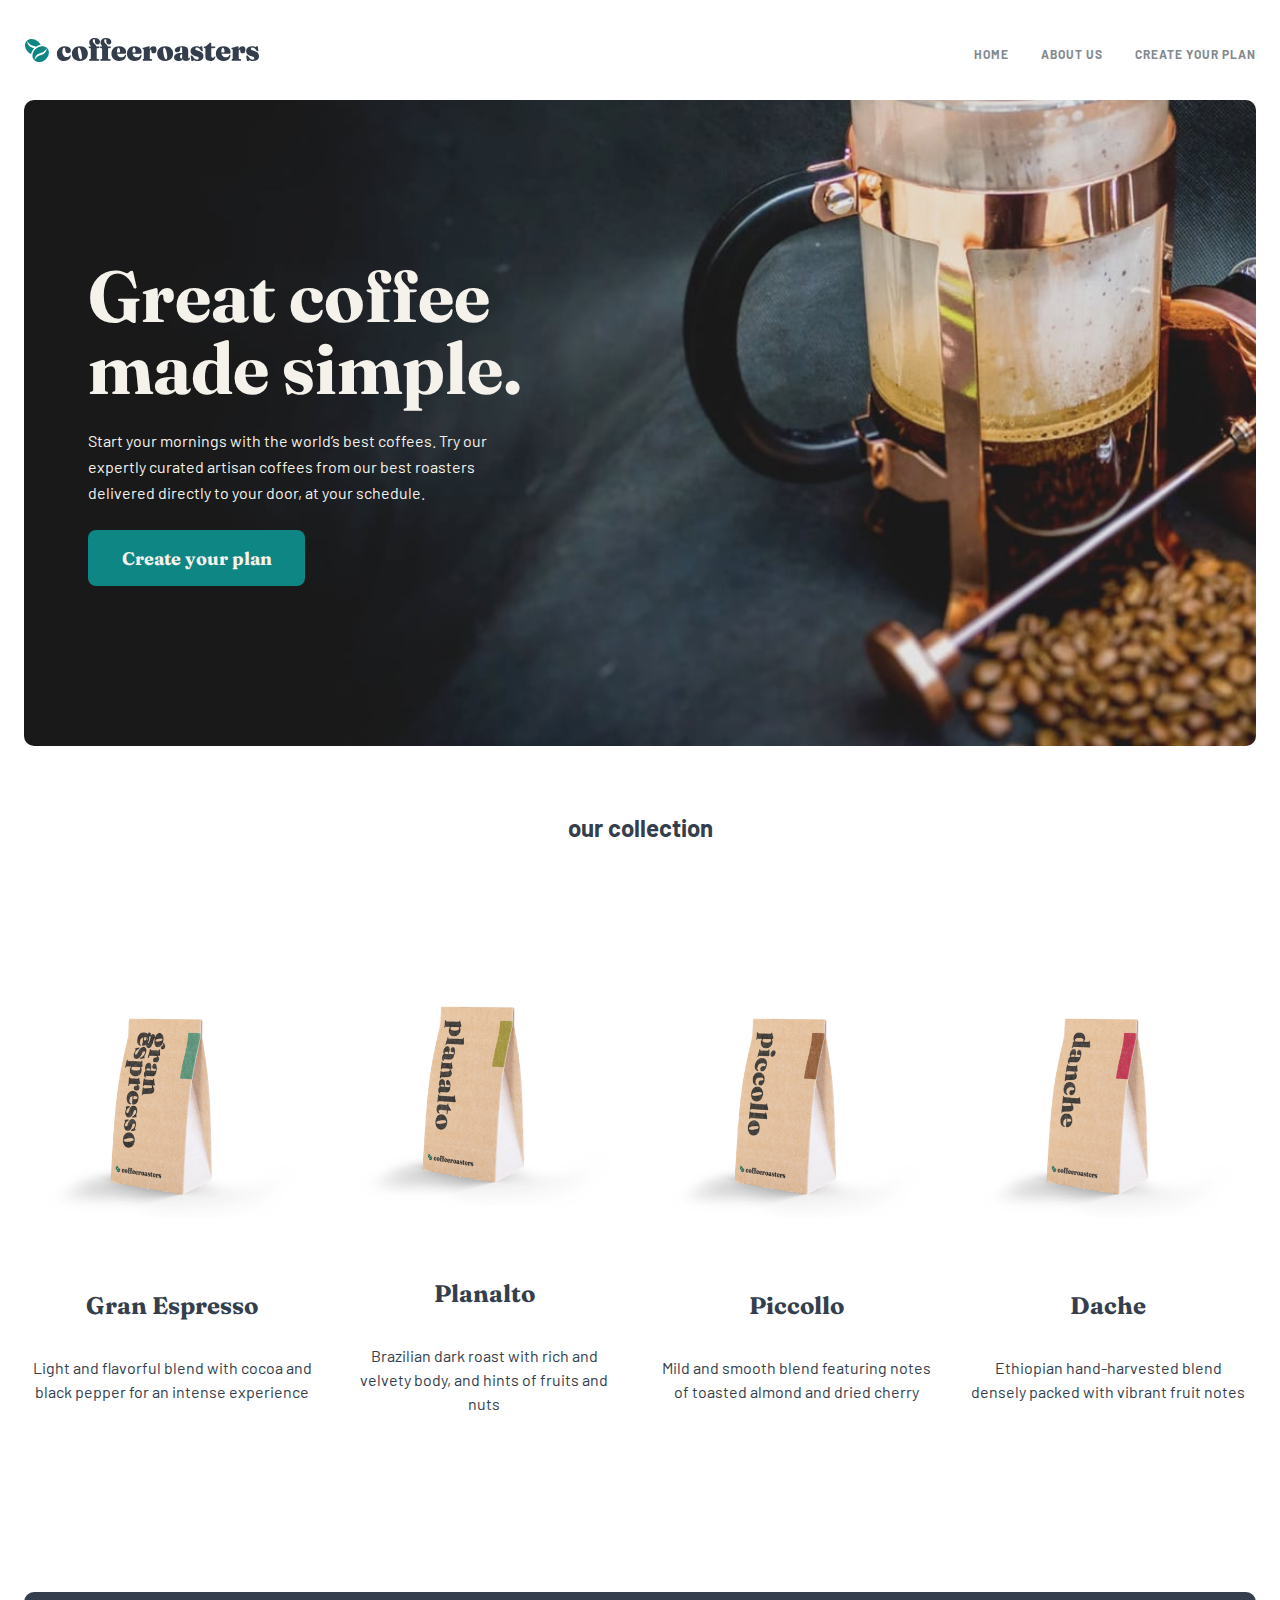
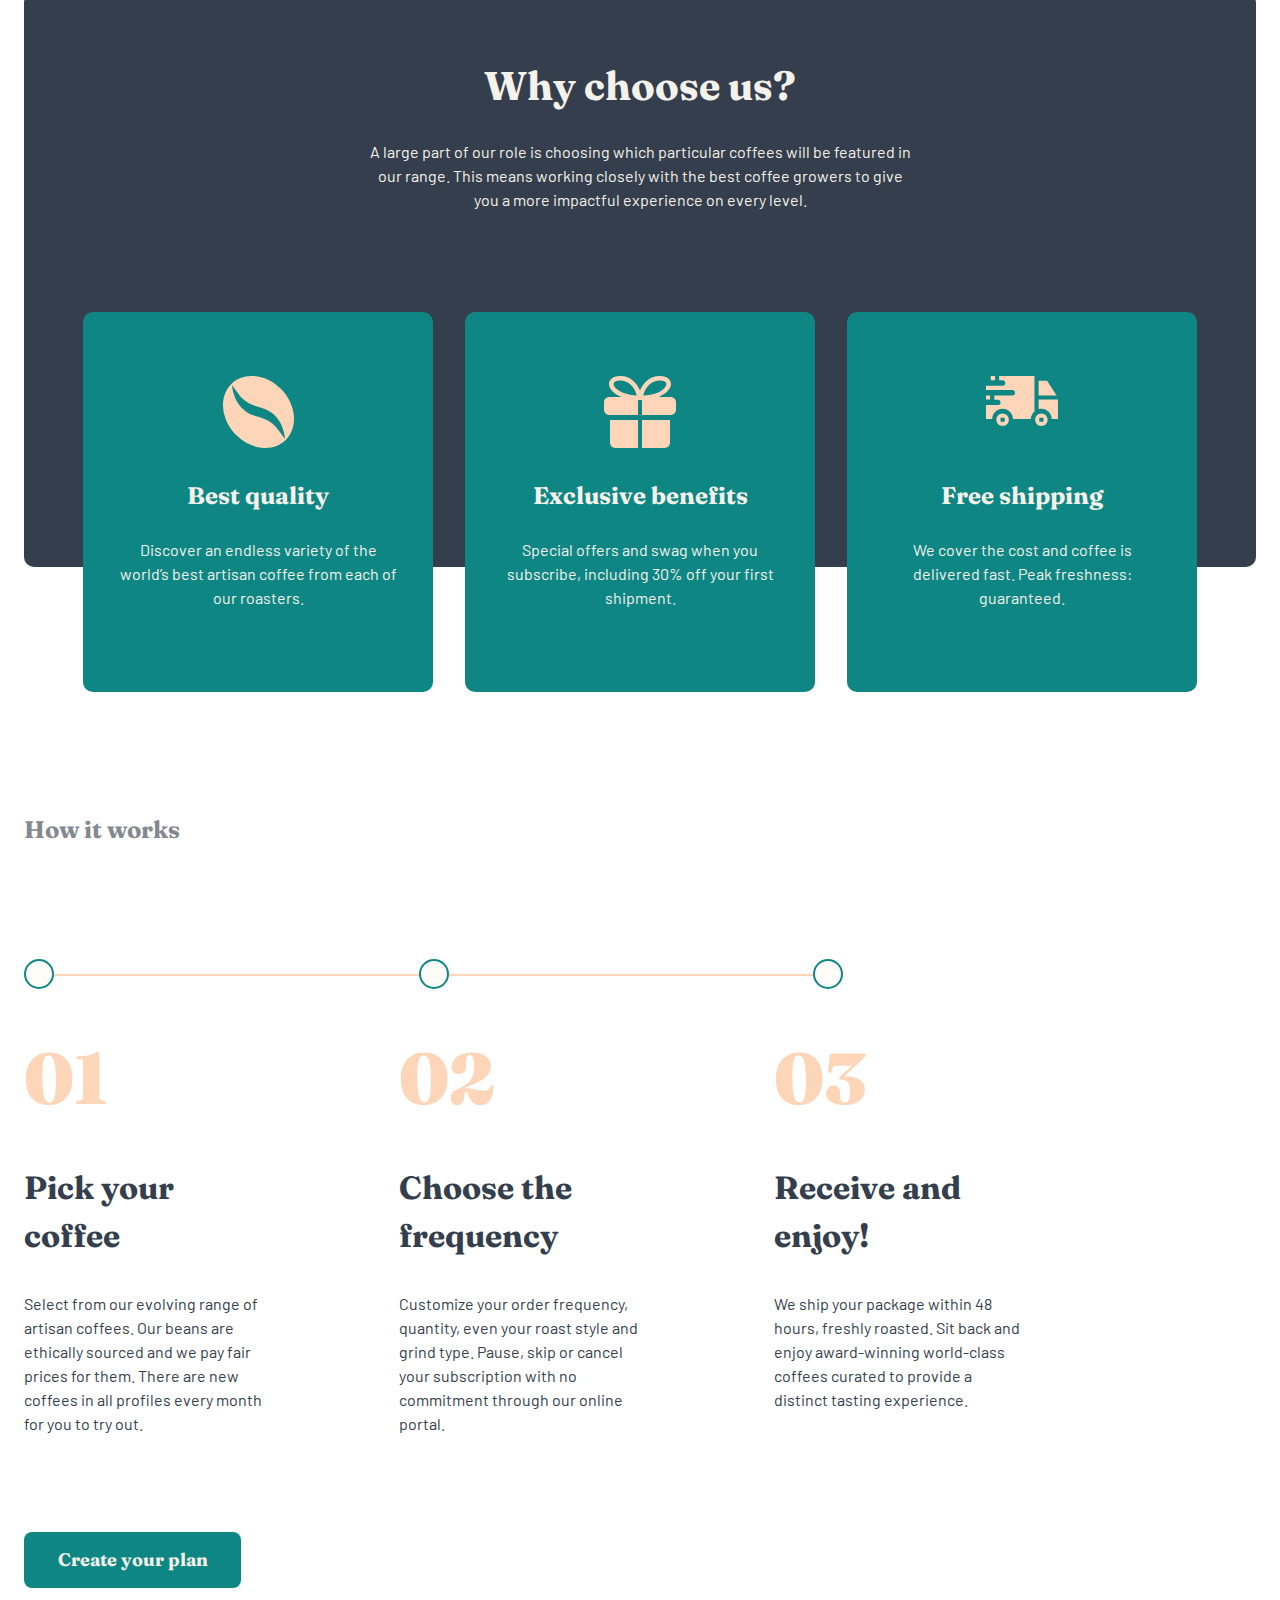
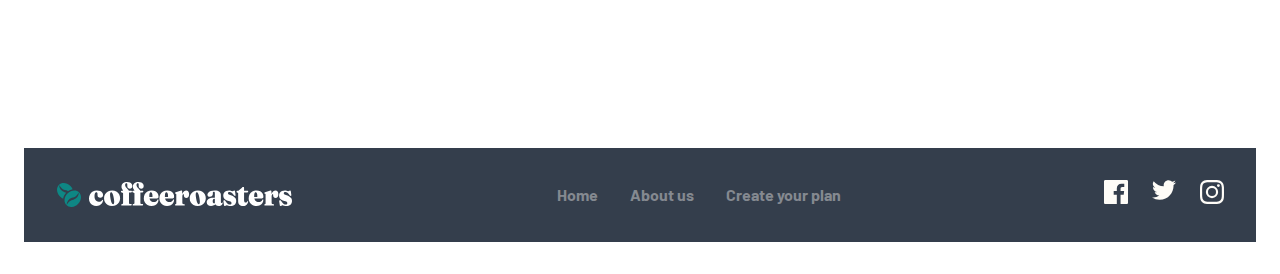
<file: index.html>
<!DOCTYPE html>
<html lang="en">
<head>
    <meta charset="UTF-8">
    <meta http-equiv="X-UA-Compatible" content="IE=edge">
    <meta name="viewport" content="width=device-width, initial-scale=1.0">
    <link rel="stylesheet" href="styles.css">
    <title>davaleba22</title>
</head>
<body class="container">
    <header>
        <nav>
            <div class="logo-dropdown flex">
                <a href="index.html"><img class="logo-img" src="images/shared/desktop/logo (2).svg" alt="Company Logo"></a>
                <div id="nav-dropdown" class="nav-dropdown-closed"></div>
            </div>
            <div id="nav-links" class="nav-links hidden">
                <ul class="nav-ul">
                    <li><a class="nav-a" href="index.html">Home</a></li>
                    <li><a class="nav-a" href="about.html">About us</a></li>
                    <li><a class="nav-a" href="plan.html">Create your plan</a></li>
                </ul>
            </div>
        </nav>
    </header>
    <main>
        <section class="home-img hero-section border-radius-10 text-cream">
            <div class="hero-section-text flow">
                <h1 class="hero-section-text-h2 ff-fraunces">Great coffee made simple.</h1>
                <p class="hero-section-text-p">Start your mornings with the world’s best coffees. Try our expertly curated artisan 
                coffees from our best roasters delivered directly to your door, at your schedule.
                </p>
                <a href="plan.html" class="btn border-radius-8 ff-fraunces fw-bold bg-dark-cyan text-cream">Create your plan</a>
            </div>
        </section>

        <section>
            <h2>our collection</h2>
            <div class="coffee-choices flex">
                <div class="coffee-choice-item">
                    <img class="coffee-choice-img" src="images/home/desktop/image-gran-espresso.png" alt="">
                    <div class="coffee-choice-text">
                        <h3 class="ff-fraunces fs-500">Gran Espresso</h3>
                        <p>Light and flavorful blend with cocoa and black pepper for an intense experience</p>
                    </div>
                </div>
                <div class="coffee-choice-item">
                    <img class="coffee-choice-img" src="images/home/desktop/image-planalto.png" alt="">
                    <div class="coffee-choice-text">
                        <h3 class="ff-fraunces fs-500">Planalto</h3>
                        <p>Brazilian dark roast with rich and velvety body, and hints of fruits and nuts</p>
                    </div>
                </div>
                <div class="coffee-choice-item">
                    <img class="coffee-choice-img" src="images/home/desktop/image-piccollo.png" alt="">
                    <div class="coffee-choice-text">
                        <h3 class="ff-fraunces fs-500">Piccollo</h3>
                        <p >Mild and smooth blend featuring notes of toasted almond and dried cherry</p>
                    </div>
                </div>
                <div class="coffee-choice-item">
                    <img class="coffee-choice-img" src="images/home/desktop/image-danche.png" alt="">
                    <div class="coffee-choice-text">
                        <h3 class="ff-fraunces fs-500">Dache</h3>
                        <p>Ethiopian hand-harvested blend densely packed with vibrant fruit notes</p>
                    </div>
                </div>
            </div>
        </section>
            
        <section class="why-choose-us">
            <div class="card-home-main bg-dark-grey-blue text-cream border-radius-10 flow">
                <h2 class="why-choose-us-h2 ff-fraunces">Why choose us?</h2>
                <p class="why-choose-us-p">A large part of our role is choosing which particular 
                    coffees will be featured  in our range. This means 
                    working closely with the best coffee growers to give 
                    you a more impactful experience on every level.
                </p>
            </div>
            <div class="cards">
                <div class="card-home bg-dark-cyan text-cream border-radius-10">
                    <svg width="73" height="72" xmlns="http://www.w3.org/2000/svg"><path d="M71.806 39.226c-.968-9.481-5.498-18.76-12.758-26.122C43.93-2.22 21.512-4.428 9.078 8.194-3.365 20.812-1.19 43.537 13.924 58.864c7.26 7.362 16.41 11.957 25.76 12.938 1.246.13 2.475.198 3.687.198 8.04 0 15.229-2.858 20.523-8.226 6.088-6.17 8.901-14.89 7.912-24.548zm-22.125 7.78c-4.953-3.833-10.322-5.35-16.153-6.97C18.85 35.955 11.558 23.535 9.855 8.977c4.135 5.058 7.188 10.836 12.265 15.07 5.409 4.51 11.364 6.152 17.905 8.074 14.36 4.225 21.464 16.538 23.097 30.87-4.482-5.463-7.77-11.592-13.441-15.984z" fill="#FDD6BA" fill-rule="nonzero"/></svg>
                    <div class="card-home-text">
                        <h3 class="fs-500 ff-fraunces">Best quality</h3>
                        <p>Discover an endless variety of the world’s
                           best artisan coffee from each of our roasters.
                        </p>
                    </div>
                </div>
                <div class="card-home bg-dark-cyan text-cream border-radius-10">
                    <svg width="72" height="72" xmlns="http://www.w3.org/2000/svg"><path d="M34 44v28H11.297C8.391 72 6 69.672 6 66.842V44h28zm32 0v22.842C66 69.672 63.609 72 60.703 72H38V44h28zM55.73 0C64.05.003 67 4.347 67 8.067c0 4.26-3.952 9.643-12.424 12.934L66.711 21C69.612 21 72 23.37 72 26.25v7.5c0 2.88-2.388 5.25-5.289 5.25H38l.001-15.02a70.21 70.21 0 01-1.7.02c-.1 0-.201-.006-.3-.02-.1.013-.2.02-.303.02-.574 0-1.14-.007-1.698-.02V39H5.289C2.388 39 0 36.63 0 33.75v-7.5C0 23.37 2.388 21 5.289 21h12.135C8.952 17.71 5 12.327 5 8.066 5 4.345 7.953 0 16.272 0 27.008 0 33.088 7.615 36 14.592 38.911 7.615 44.992 0 55.73 0zM16.273 4.451c-3.223 0-6.667.95-6.667 3.614 0 3.79 6.855 10.695 23.217 11.422-1.381-4.932-5.556-15.036-16.55-15.036zm39.459.002c-10.997 0-15.172 10.103-16.556 15.031 8.675-.391 14.146-2.513 17.295-4.32 4.369-2.507 5.925-5.31 5.925-7.1 0-2.664-3.441-3.61-6.664-3.61z" fill="#FDD6BA" fill-rule="nonzero"/></svg>
                    <div class="card-home-text">
                        <h3 class="fs-500 ff-fraunces">Exclusive benefits</h3>
                        <p>Special offers and swag when you subscribe,
                           including 30% off your first shipment.
                        </p>
                    </div>
                </div>
                <div class="card-home bg-dark-cyan text-cream border-radius-10">
                    <svg width="72" height="72" xmlns="http://www.w3.org/2000/svg"><path d="M55.385 37.5c3.435 0 6.23 2.804 6.23 6.25S58.82 50 55.385 50c-3.436 0-6.231-2.804-6.231-6.25s2.795-6.25 6.23-6.25zm-38.77 0c3.436 0 6.231 2.804 6.231 6.25S20.051 50 16.616 50c-3.436 0-6.231-2.804-6.231-6.25s2.795-6.25 6.23-6.25zm40.87 4.143h-4.2v4.214h4.2v-4.214zm-38.77 0h-4.2v4.214h4.2v-4.214zM48.463 0v35.397a10.497 10.497 0 00-3.652 7.659H27.05c-.165-5.647-4.787-10.19-10.448-10.19-5.662 0-10.283 4.543-10.449 10.19H0V29.12h11.77a2.736 2.736 0 002.726-2.739 2.736 2.736 0 00-2.727-2.738H8.345v-4.23h17.92a2.736 2.736 0 002.728-2.738 2.736 2.736 0 00-2.727-2.74H0V9.708h16.602a2.736 2.736 0 002.726-2.739c0-1.459-1.352-2.739-2.894-2.739h-3.307V0h35.335zM72 23.611v19.445h-6.216c-.167-5.656-4.836-10.207-10.556-10.207-.901 0-1.777.114-2.613.326v-9.564H72zM4.154 19.444v4.167H0v-4.167h4.154zM61.062 4.861l9.553 14.583h-18V4.861h8.447zM9 0v4.167H4.846V0H9z" fill="#FDD6BA" fill-rule="nonzero"/></svg>
                    <div class="card-home-text">
                        <h3 class="fs-500 ff-fraunces">Free shipping</h3>
                        <p>We cover the cost and coffee is delivered
                           fast. Peak freshness: guaranteed.
                        </p>
                    </div>
                </div>
            </div>
        </section>
        
        <section class="three-item-layout">
            <h2 class="ff-fraunces text-grey">How it works</h2>
            <div class="step-status-bar flex">
                <div class="step-status-circle"></div>
                <div class="step-status-circle"></div>
                <div class="step-status-circle"></div>
            </div>
            <div class="three-item-layout-container flex">
                <div class="three-item-layout-item flow">
                    <span class="text-pale-orange fs-800 ff-fraunces fw-black">01</span>
                    <h3 class="ff-fraunces fs-600">Pick your coffee</h3>
                    <p>Select from our evolving range of artisan coffees.
                       Our beans are ethically sourced and we pay fair prices
                       for them. There are new coffees in all profiles every
                       month for you to try out.
                    </p>
                </div>
                <div class="three-item-layout-item flow">
                    <span class="text-pale-orange fs-800 ff-fraunces fw-black">02</span>
                    <h3 class="ff-fraunces fs-600">Choose the frequency</h3>
                    <p>Customize your order frequency, quantity, even
                       your roast style and grind type. Pause, skip or
                       cancel your subscription with no commitment through
                       our online portal.
                    </p>
                </div>
                <div class="three-item-layout-item flow">
                    <span class="text-pale-orange fs-800 ff-fraunces fw-black">03</span>
                    <h3 class="ff-fraunces fs-600">Receive and enjoy!</h3>
                    <p>We ship your package within 48 hours, freshly
                       roasted. Sit back and enjoy award-winning
                       world-class coffees curated to provide
                       a distinct tasting experience.
                    </p>
                </div>
            </div>
            <a href="plan.html" class="btn border-radius-8 ff-fraunces fw-bold bg-dark-cyan text-cream">Create your plan</a>
        </section>
    </main>
    <footer>
        <nav class="nav-footer flex bg-dark-grey-blue">
            <a href="index.html"><img class="footer-logo-img" src="images/shared/desktop/logo-white-text.svg" alt="Company Logo"></a>
            <div class="nav-footer-links">
                <ul class="nav-footer-links-ul flex">
                    <li><a class="nav-footer-links-a" href="index.html">Home</a></li>
                    <li><a class="nav-footer-links-a" href="about.html">About us</a></li>
                    <li><a class="nav-footer-links-a" href="plan.html">Create your plan</a></li>
                </ul>
            </div>
            <div class="social-media-links flex">
                <a href="#"><svg xmlns="http://www.w3.org/2000/svg" width="24" height="24"><path fill="#FEFCF7" d="M22.675 0H1.325C.593 0 0 .593 0 1.325v21.351C0 23.407.593 24 1.325 24H12.82v-9.294H9.692v-3.622h3.128V8.413c0-3.1 1.893-4.788 4.659-4.788 1.325 0 2.463.099 2.795.143v3.24l-1.918.001c-1.504 0-1.795.715-1.795 1.763v2.313h3.587l-.467 3.622h-3.12V24h6.116c.73 0 1.323-.593 1.323-1.325V1.325C24 .593 23.407 0 22.675 0z"/></svg></a>
                <a href="#"><svg xmlns="http://www.w3.org/2000/svg" width="24" height="20"><path fill="#FEFCF7" d="M24 2.557a9.83 9.83 0 01-2.828.775A4.932 4.932 0 0023.337.608a9.864 9.864 0 01-3.127 1.195A4.916 4.916 0 0016.616.248c-3.179 0-5.515 2.966-4.797 6.045A13.978 13.978 0 011.671 1.149a4.93 4.93 0 001.523 6.574 4.903 4.903 0 01-2.229-.616c-.054 2.281 1.581 4.415 3.949 4.89a4.935 4.935 0 01-2.224.084 4.928 4.928 0 004.6 3.419A9.9 9.9 0 010 17.54a13.94 13.94 0 007.548 2.212c9.142 0 14.307-7.721 13.995-14.646A10.025 10.025 0 0024 2.557z"/></svg></a>
                <a href="#"><svg xmlns="http://www.w3.org/2000/svg" width="24" height="24"><path fill="#FEFCF7" d="M12 2.163c3.204 0 3.584.012 4.85.07 3.252.148 4.771 1.691 4.919 4.919.058 1.265.069 1.645.069 4.849 0 3.205-.012 3.584-.069 4.849-.149 3.225-1.664 4.771-4.919 4.919-1.266.058-1.644.07-4.85.07-3.204 0-3.584-.012-4.849-.07-3.26-.149-4.771-1.699-4.919-4.92-.058-1.265-.07-1.644-.07-4.849 0-3.204.013-3.583.07-4.849.149-3.227 1.664-4.771 4.919-4.919 1.266-.057 1.645-.069 4.849-.069zM12 0C8.741 0 8.333.014 7.053.072 2.695.272.273 2.69.073 7.052.014 8.333 0 8.741 0 12c0 3.259.014 3.668.072 4.948.2 4.358 2.618 6.78 6.98 6.98C8.333 23.986 8.741 24 12 24c3.259 0 3.668-.014 4.948-.072 4.354-.2 6.782-2.618 6.979-6.98.059-1.28.073-1.689.073-4.948 0-3.259-.014-3.667-.072-4.947-.196-4.354-2.617-6.78-6.979-6.98C15.668.014 15.259 0 12 0zm0 5.838a6.162 6.162 0 100 12.324 6.162 6.162 0 000-12.324zM12 16a4 4 0 110-8 4 4 0 010 8zm6.406-11.845a1.44 1.44 0 100 2.881 1.44 1.44 0 000-2.881z"/></svg></a>
            </div>
        </nav>
    </footer>
    <script src="main.js"></script>
</body>
</html>
</file>
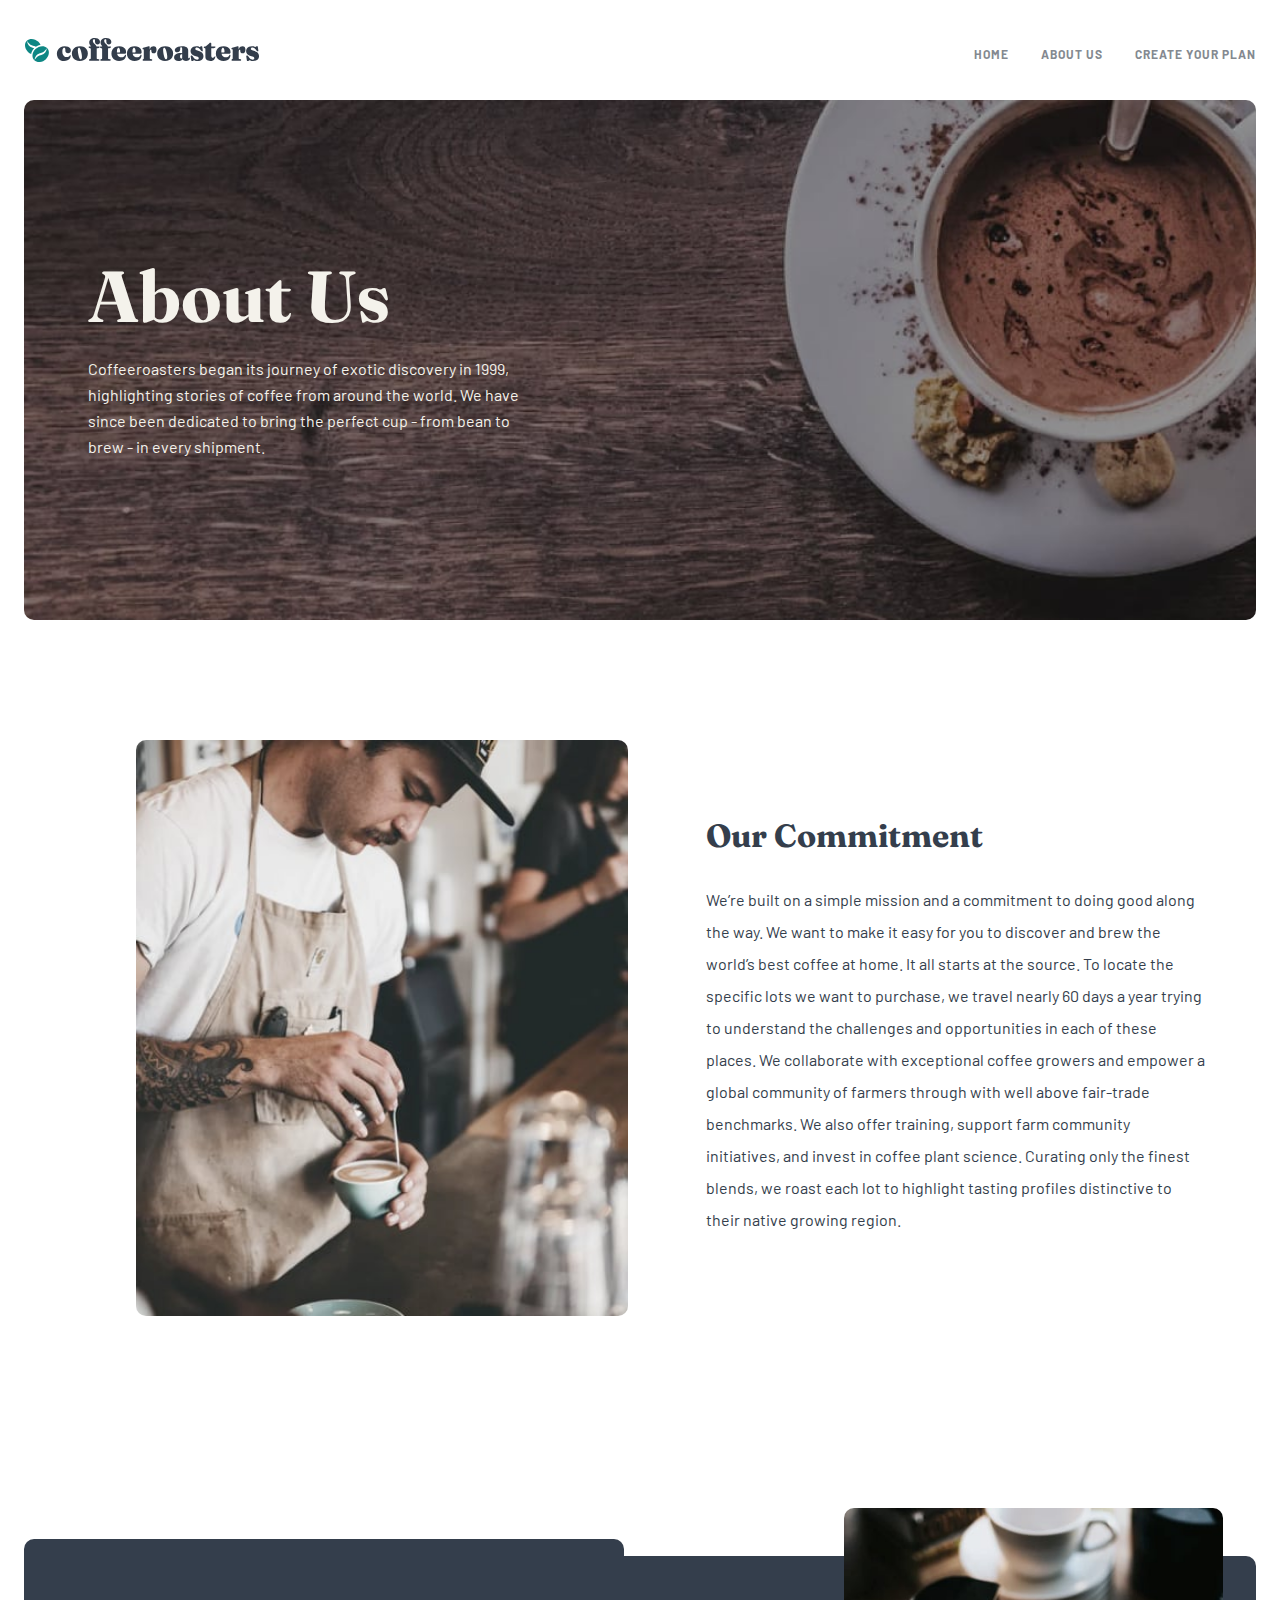
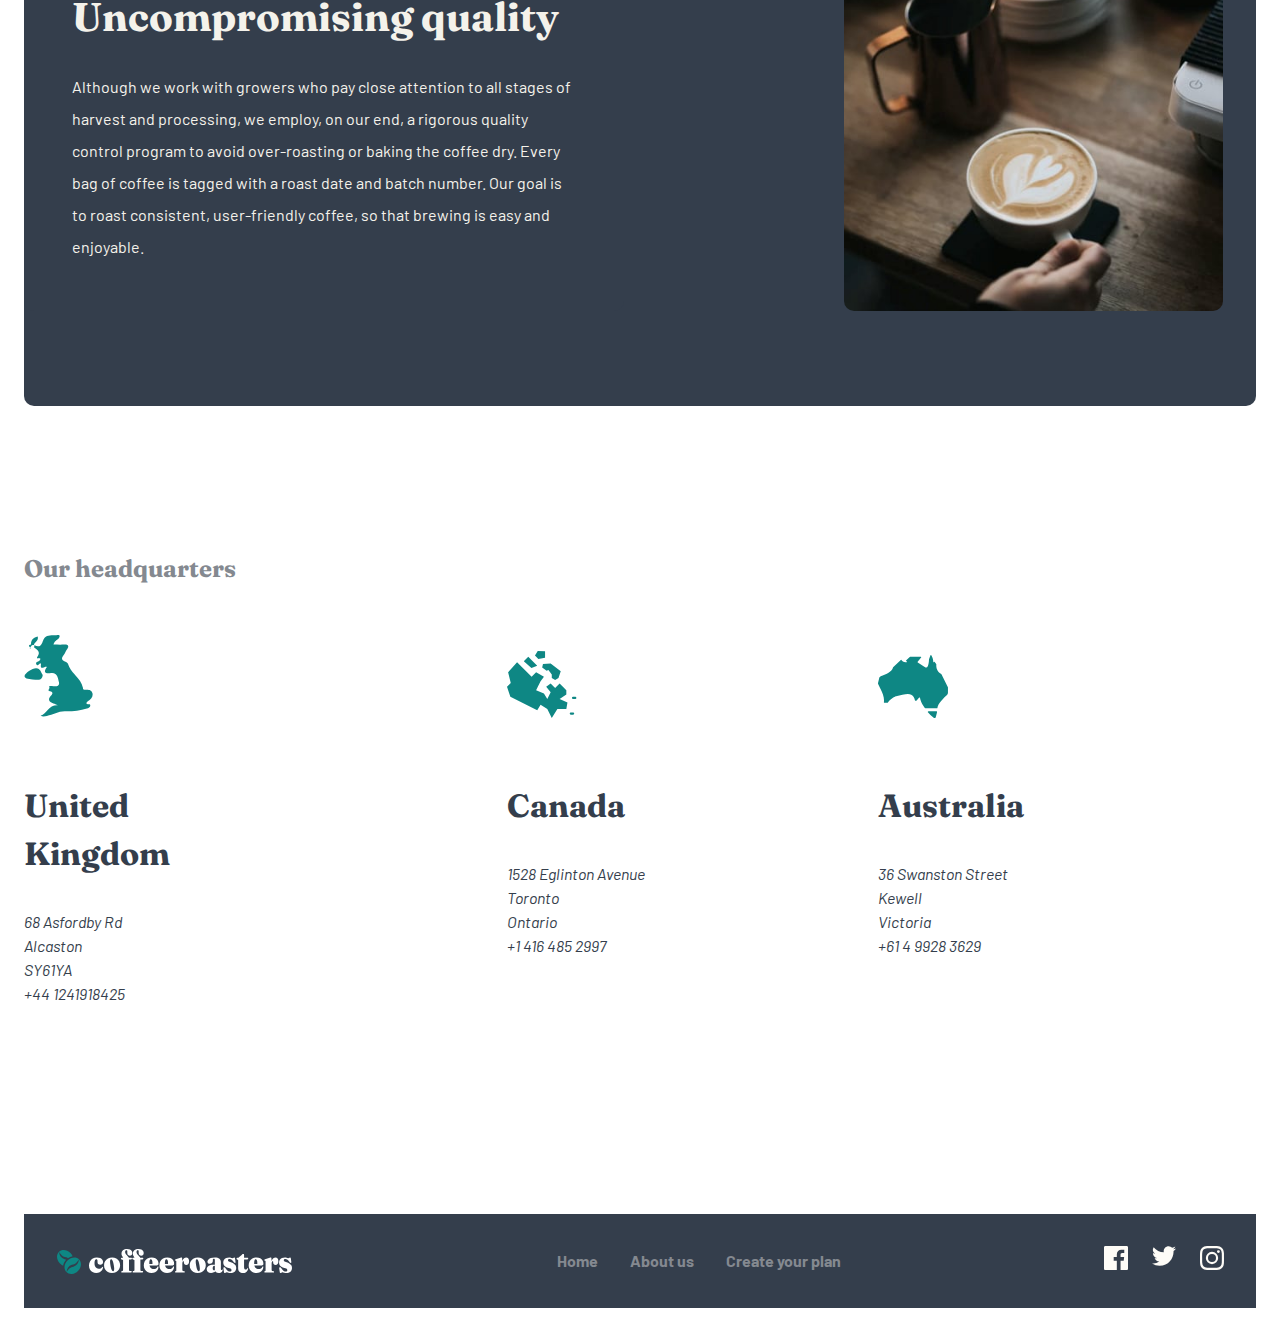
<file: about.html>
<!DOCTYPE html>
<html lang="en">
<head>
    <meta charset="UTF-8">
    <meta http-equiv="X-UA-Compatible" content="IE=edge">
    <meta name="viewport" content="width=device-width, initial-scale=1.0">
    <link rel="stylesheet" href="styles.css">
    <title>about</title>
</head>
<body class="container">
    <header>
        <nav>
            <div class="logo-dropdown flex">
                <a href="index.html"><img class="logo-img" src="images/shared/desktop/logo (2).svg" alt="Company Logo"></a>
                <div id="nav-dropdown" class="nav-dropdown-closed"></div>
            </div>
            <div id="nav-links" class="nav-links hidden">
                <ul class="nav-ul">
                    <li><a class="nav-a" href="index.html">Home</a></li>
                    <li><a class="nav-a" href="about.html">About us</a></li>
                    <li><a class="nav-a" href="plan.html">Create your plan</a></li>
                </ul>
            </div>
        </nav>
    </header>

    <main>
        <section class="about-img hero-section border-radius-10 text-cream">
            <div class="hero-section-text flow">
                <h1 class="hero-section-text-h2 ff-fraunces">About Us</h1>
                <p class="hero-section-text-p">Coffeeroasters began its journey of exotic discovery in 1999, 
                    highlighting stories of coffee from around the world. We have since been dedicated to bring 
                    the perfect cup - from bean to brew - in every shipment.
                </p>
            </div>
        </section>

        <section class="our-commitment flex">
            <picture class="our-commitment-picture">
                <source class="our-commitment-img" media="(min-width: 1280px)" srcset="images/about/desktop/image-commitment.jpg">
                <source class="our-commitment-img" media="(min-width: 768px)" srcset="images/about/tablet/image-commitment.jpg">
                <img class="our-commitment-img" src="images/about/mobile/image-commitment (1).jpg" alt="">
            </picture>
            <div class="our-commitment-text">
                <h2 class="our-commitment-text-h2 ff-fraunces">Our Commitment</h2>
                <p class="our-commitment-text-p">
                    We’re built on a simple mission and a commitment to doing 
                    good along the way. We want to make it easy for you to discover 
                    and brew the world’s best coffee at home. It all starts at the 
                    source. To locate the specific lots we want to purchase, we travel 
                    nearly 60 days a year trying to understand the challenges and opportunities 
                    in each of these places. We collaborate with exceptional coffee growers 
                    and empower a global community of farmers through with well above 
                    fair-trade benchmarks. We also offer training, support farm community 
                    initiatives, and invest in coffee plant science. Curating only the finest 
                    blends, we roast each lot to highlight tasting profiles distinctive to 
                    their native growing region.
                </p>
            </div>
        </section>

        <section class="quality text-cream ">
            <picture class="quality-picture">
                <source class="quality-img" media="(min-width: 1280px)" srcset="images/about/desktop/image-quality.jpg">
                <source class="quality-img" media="(min-width: 768px)" srcset="images/about/tablet/image-quality.jpg">
                <img class="quality-img" src="images/about/mobile/image-quality (1).jpg" alt="">
            </picture>
            <div class="bg-dark-grey-blue border-radius-10">
                <div class="quality-text flow">
                    <h2 class="quality-h2 ff-fraunces">Uncompromising quality</h2>
                    <p class="quality-p">Although we work with growers who pay close attention to
                        all stages of harvest and processing, we employ, on our end, a rigorous
                        quality control program to avoid over-roasting or baking the coffee dry.
                        Every bag of coffee is tagged with a roast date and batch number. Our goal
                        is to roast consistent, user-friendly coffee, so that brewing is easy and enjoyable.
                    </p>
                </div>
            </div>
        </section>

        <section class="our-headquarters three-item-layout">
            <h2 class="ff-fraunces text-grey">Our headquarters</h2>
            <div class="three-item-layout-container about flex">
                <div class="three-item-layout-item flow">
                    <img class="our-headquarters-img" src="images/about/desktop/illustration-uk.svg">
                    <h3 class="ff-fraunces fs-600">United Kingdom</h3>
                    <address>
                        68 Asfordby Rd<br>
                        Alcaston<br>
                        SY61YA<br>
                        +44 1241918425
                    </address>
                </div>
                <div class="three-item-layout-item flow">
                    <img class="our-headquarters-img" src="images/about/desktop/illustration-canada.svg">
                    <h3 class="ff-fraunces fs-600">Canada</h3>
                    <address>
                        1528 Eglinton Avenue<br>
                        Toronto<br>
                        Ontario<br>
                        +1 416 485 2997
                    </address>
                </div>
                <div class="three-item-layout-item flow">
                    <img class="our-headquarters-img" src="images/about/desktop/illustration-australia.svg">
                    <h3 class="ff-fraunces fs-600">Australia</h3>
                    <address>
                        36 Swanston Street<br>
                        Kewell<br>
                        Victoria<br>
                        +61 4 9928 3629
                    </address>
                </div>
            </div>
        </section>
       
    </main>

    <footer>
        <nav class="nav-footer flex bg-dark-grey-blue">
            <a href="index.html"><img class="footer-logo-img" src="images/shared/desktop/logo-white-text.svg" alt="Company Logo"></a>
            <div class="nav-footer-links">
                <ul class="nav-footer-links-ul flex">
                    <li><a class="nav-footer-links-a" href="index.html">Home</a></li>
                    <li><a class="nav-footer-links-a" href="about.html">About us</a></li>
                    <li><a class="nav-footer-links-a" href="plan.html">Create your plan</a></li>
                </ul>
            </div>
            <div class="social-media-links flex">
                <a href="#"><svg xmlns="http://www.w3.org/2000/svg" width="24" height="24"><path fill="#FEFCF7" d="M22.675 0H1.325C.593 0 0 .593 0 1.325v21.351C0 23.407.593 24 1.325 24H12.82v-9.294H9.692v-3.622h3.128V8.413c0-3.1 1.893-4.788 4.659-4.788 1.325 0 2.463.099 2.795.143v3.24l-1.918.001c-1.504 0-1.795.715-1.795 1.763v2.313h3.587l-.467 3.622h-3.12V24h6.116c.73 0 1.323-.593 1.323-1.325V1.325C24 .593 23.407 0 22.675 0z"/></svg></a>
                <a href="#"><svg xmlns="http://www.w3.org/2000/svg" width="24" height="20"><path fill="#FEFCF7" d="M24 2.557a9.83 9.83 0 01-2.828.775A4.932 4.932 0 0023.337.608a9.864 9.864 0 01-3.127 1.195A4.916 4.916 0 0016.616.248c-3.179 0-5.515 2.966-4.797 6.045A13.978 13.978 0 011.671 1.149a4.93 4.93 0 001.523 6.574 4.903 4.903 0 01-2.229-.616c-.054 2.281 1.581 4.415 3.949 4.89a4.935 4.935 0 01-2.224.084 4.928 4.928 0 004.6 3.419A9.9 9.9 0 010 17.54a13.94 13.94 0 007.548 2.212c9.142 0 14.307-7.721 13.995-14.646A10.025 10.025 0 0024 2.557z"/></svg></a>
                <a href="#"><svg xmlns="http://www.w3.org/2000/svg" width="24" height="24"><path fill="#FEFCF7" d="M12 2.163c3.204 0 3.584.012 4.85.07 3.252.148 4.771 1.691 4.919 4.919.058 1.265.069 1.645.069 4.849 0 3.205-.012 3.584-.069 4.849-.149 3.225-1.664 4.771-4.919 4.919-1.266.058-1.644.07-4.85.07-3.204 0-3.584-.012-4.849-.07-3.26-.149-4.771-1.699-4.919-4.92-.058-1.265-.07-1.644-.07-4.849 0-3.204.013-3.583.07-4.849.149-3.227 1.664-4.771 4.919-4.919 1.266-.057 1.645-.069 4.849-.069zM12 0C8.741 0 8.333.014 7.053.072 2.695.272.273 2.69.073 7.052.014 8.333 0 8.741 0 12c0 3.259.014 3.668.072 4.948.2 4.358 2.618 6.78 6.98 6.98C8.333 23.986 8.741 24 12 24c3.259 0 3.668-.014 4.948-.072 4.354-.2 6.782-2.618 6.979-6.98.059-1.28.073-1.689.073-4.948 0-3.259-.014-3.667-.072-4.947-.196-4.354-2.617-6.78-6.979-6.98C15.668.014 15.259 0 12 0zm0 5.838a6.162 6.162 0 100 12.324 6.162 6.162 0 000-12.324zM12 16a4 4 0 110-8 4 4 0 010 8zm6.406-11.845a1.44 1.44 0 100 2.881 1.44 1.44 0 000-2.881z"/></svg></a>
            </div>
        </nav>
    </footer>
    <script src="main.js"></script>
</body>
</html>
</file>
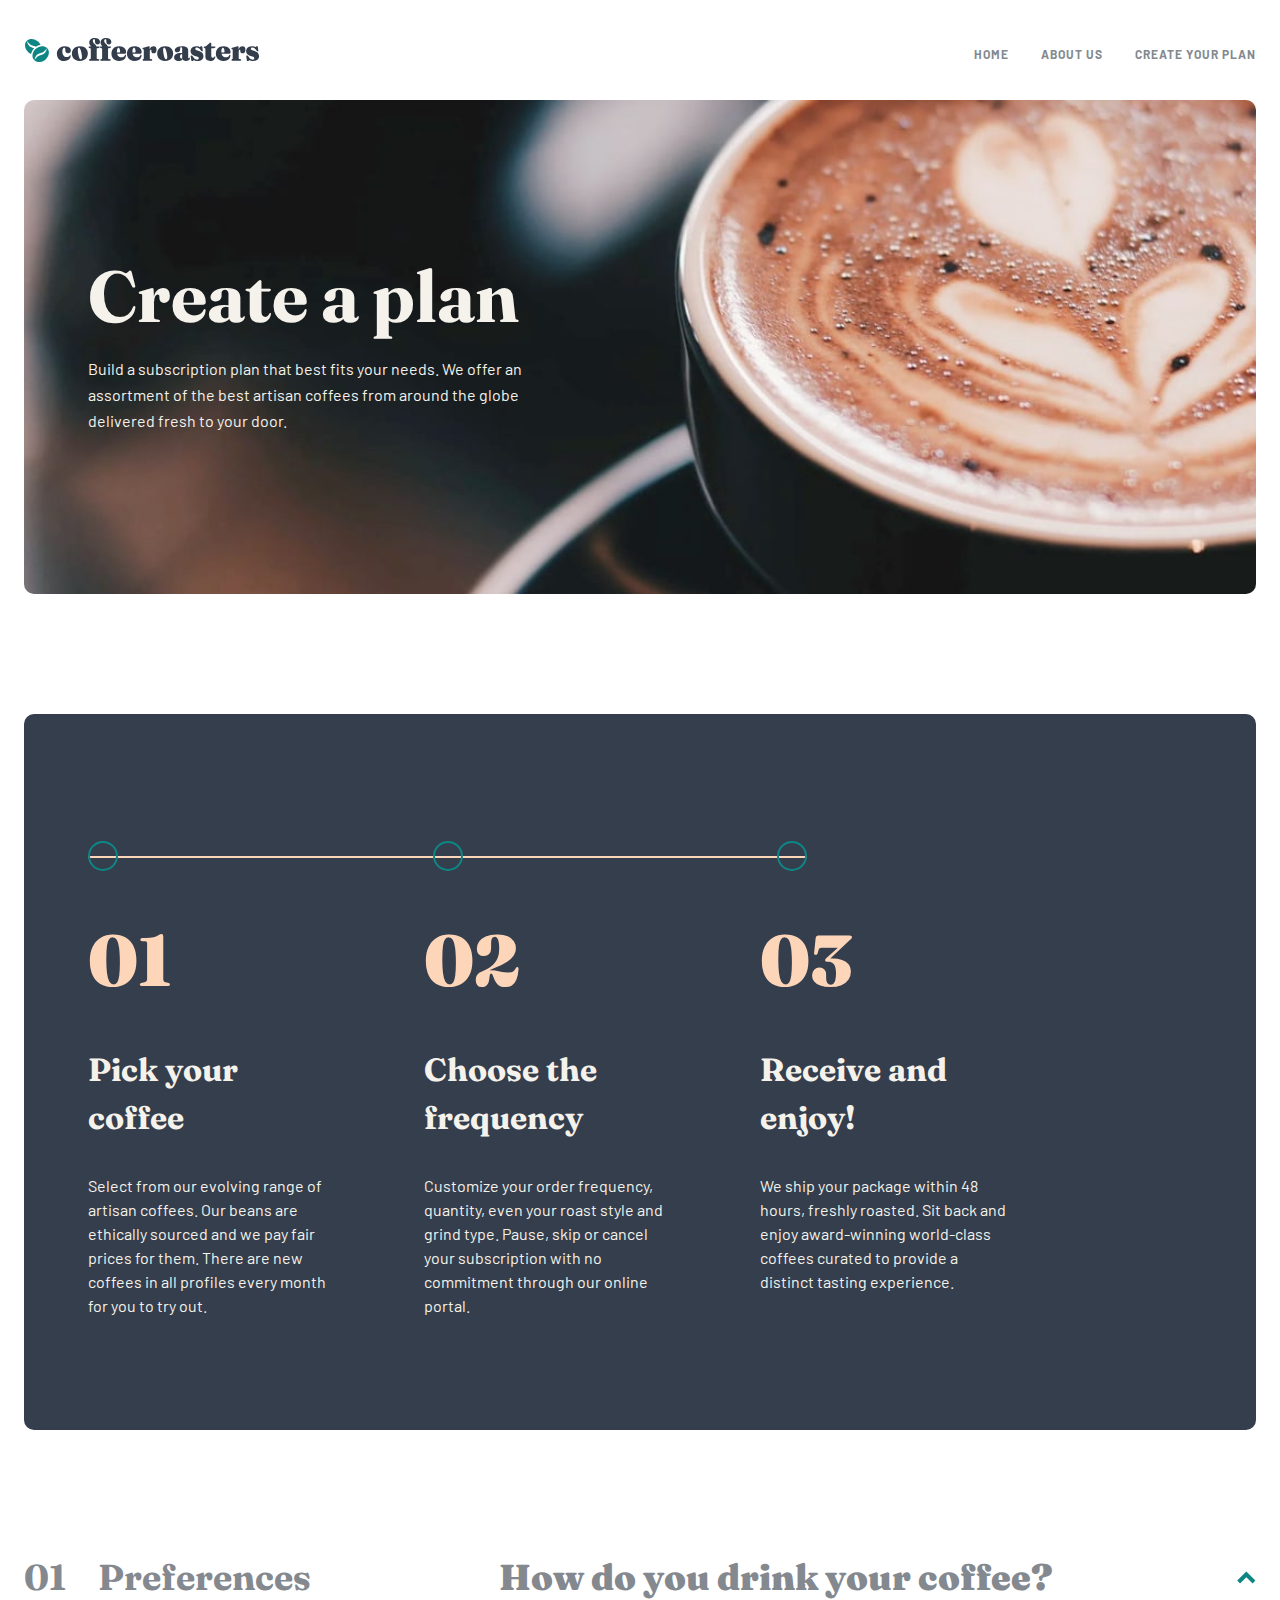
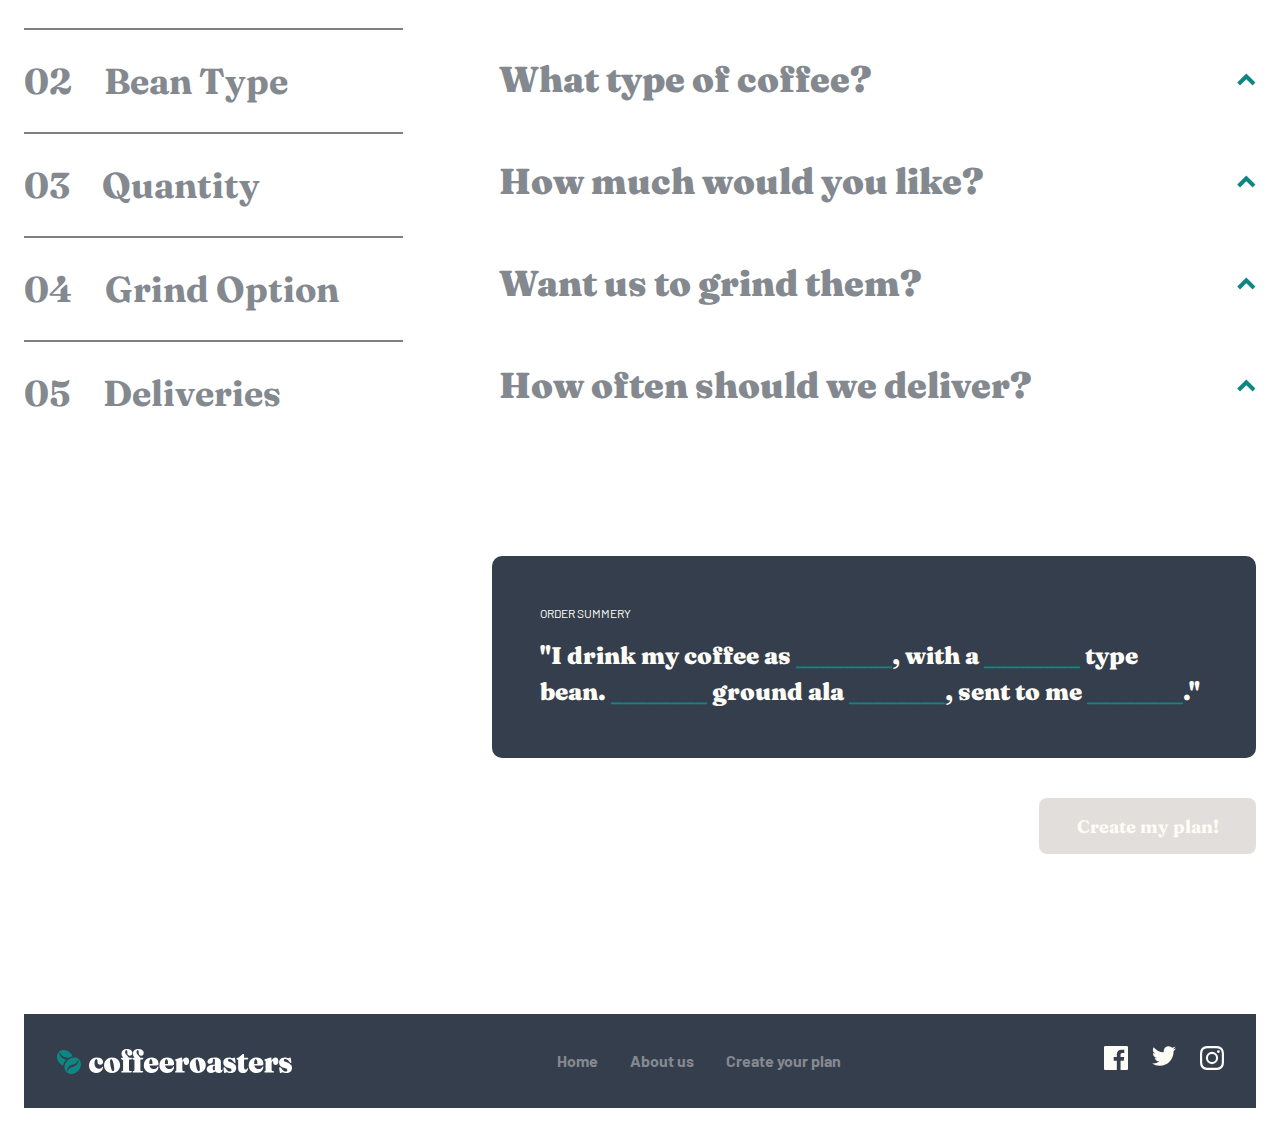
<file: plan.html>
<!DOCTYPE html>
<html lang="en">
<head>
    <meta charset="UTF-8">
    <meta http-equiv="X-UA-Compatible" content="IE=edge">
    <meta name="viewport" content="width=device-width, initial-scale=1.0">
    <link rel="stylesheet" href="styles.css">
    <title>plan</title>
</head>
<body class="container">
    <header>
        <nav>
            <div class="logo-dropdown flex">
                <a href="index.html"><img class="logo-img" src="images/shared/desktop/logo (2).svg" alt="Company Logo"></a>
                <div id="nav-dropdown" class="nav-dropdown-closed"></div>
            </div>
            <div id="nav-links" class="nav-links hidden">
                <ul class="nav-ul">
                    <li><a class="nav-a" href="index.html">Home</a></li>
                    <li><a class="nav-a" href="index.html">About us</a></li>
                    <li><a class="nav-a" href="index.html">Create your plan</a></li>
                </ul>
            </div>
        </nav>
    </header>
    <main>
        <section class="plan-img hero-section border-radius-10 text-cream">
            <div class="hero-section-text flow">
                <h1 class="hero-section-text-h2 ff-fraunces">Create a plan</h1>
                <p class="hero-section-text-p">Build a subscription plan that best fits 
                    your needs. We offer an assortment of the best artisan coffees from 
                    around the globe delivered fresh to your door.
                </p>
            </div>
        </section>

        <section class="bg-dark-grey-blue text-cream border-radius-10">
            <div class="three-item-layout three-item-layout-alt">
                <div class="step-status-bar flex">
                    <div class="step-status-circle step-status-circle-alt"></div>
                    <div class="step-status-circle step-status-circle-alt"></div>
                    <div class="step-status-circle step-status-circle-alt"></div>
                </div>
                <div class="three-item-layout-container flex">
                    <div class="three-item-layout-item flow">
                        <span class="text-pale-orange fs-800 ff-fraunces fw-black">01</span>
                        <h3 class="ff-fraunces fs-600">Pick your coffee</h3>
                        <p>Select from our evolving range of artisan coffees.
                           Our beans are ethically sourced and we pay fair prices
                           for them. There are new coffees in all profiles every
                           month for you to try out.
                        </p>
                    </div>
                    <div class="three-item-layout-item flow">
                        <span class="text-pale-orange fs-800 ff-fraunces fw-black">02</span>
                        <h3 class="ff-fraunces fs-600">Choose the frequency</h3>
                        <p>Customize your order frequency, quantity, even
                           your roast style and grind type. Pause, skip or
                           cancel your subscription with no commitment through
                           our online portal.
                        </p>
                    </div>
                    <div class="three-item-layout-item flow">
                        <span class="text-pale-orange fs-800 ff-fraunces fw-black">03</span>
                        <h3 class="ff-fraunces fs-600">Receive and enjoy!</h3>
                        <p>We ship your package within 48 hours, freshly
                           roasted. Sit back and enjoy award-winning
                           world-class coffees curated to provide
                           a distinct tasting experience.
                        </p>
                    </div>
                </div>
            </div>
        </section>
    
        <section class="plan-container flex">
         
            <div class="plan-index flow ff-fraunces fs-500 text-grey"> 
                <h2 data-order-step="1" data-question="1"><span>01</span>Preferences</h2>
                <h2 data-order-step="2" data-question="2"><span>02</span>Bean Type</h2>
                <h2 data-order-step="3" data-question="3"><span>03</span>Quantity</h2>
                <h2 data-order-step="4" data-question="4"><span>04</span>Grind Option</h2>
                <h2 data-order-step="5" data-question="5"><span>05</span>Deliveries</h2>
            </div>
            <div class="accordion-container flow">
                <div class="accordion-menu flex" data-question="1">
                    <h2 class="ff-fraunces fw-black text-grey">How do you drink your coffee?</h2>
                    <svg class="arrow arrow-rotate" width="19" height="13" xmlns="http://www.w3.org/2000/svg"><path d="M15.949.586l2.828 2.828-9.096 9.096L.586 3.414 3.414.586l6.267 6.267z" fill="#0E8784" fill-rule="nonzero"/></svg>
                </div>
                <div class="accordion">
                    <div class="accordion-item-container">
                        <div class="card card-hidden card-hover flow bg-cream text-dark-grey-blue border-radius-10" data-item="1" data-choice="Capsules">
                            <h4 class="ff-fraunces line-h-400 fs-500">Capsule</h4>
                            <p class="ff-barlow fs-400">Compatible with Nspresso systems and similar brewers.</p>
                        </div>
                        <div class="card card-hidden card-hover flow bg-cream text-dark-grey-blue border-radius-10" data-item="1" data-choice="Filter">
                            <h4 class="ff-fraunces line-h-400 fs-500">Filter</h4>
                            <p class="ff-barlow fs-400">For pour over or drip methods like Aeropress, Chemex, and V60.</p>
                        </div>
                        <div class="card card-hidden card-hover flow bg-cream text-dark-grey-blue border-radius-10" data-item="1" data-choice="Espresso">
                            <h4 class="ff-fraunces line-h-400 fs-500">Espresso</h4>
                            <p class="ff-barlow fs-400">Dense and Finely ground beans for an intense, flavorful experience.</p>
                        </div>
                    </div>
                </div>
                <div class="accordion-menu flex" data-question="2">
                    <h2 class="ff-fraunces fw-black text-grey">What type of coffee?</h2>
                    <svg class="arrow arrow-rotate" width="19" height="13" xmlns="http://www.w3.org/2000/svg"><path d="M15.949.586l2.828 2.828-9.096 9.096L.586 3.414 3.414.586l6.267 6.267z" fill="#0E8784" fill-rule="nonzero"/></svg>
                </div>
                <div class="accordion">
                    <div class="accordion-item-container">
                        <div class="card card-hidden card-hover flow bg-cream text-dark-grey-blue border-radius-10" data-item="2" data-choice="Single Origin" >
                            <h4 class="ff-fraunces line-h-400 fs-500">Single Origin</h4>
                            <p class="ff-barlow fs-400">Distinct, high quality coffee from a specific family-owned farm.</p>
                        </div>
                        <div class="card card-hidden card-hover flow bg-cream text-dark-grey-blue border-radius-10" data-item="2" data-choice="Decafe">
                            <h4 class="ff-fraunces line-h-400 fs-500">Decafe</h4>
                            <p class="ff-barlow fs-400">Just like regular coffee, except the caffeine has been removed.</p>
                        </div>
                        <div class="card card-hidden card-hover flow bg-cream text-dark-grey-blue border-radius-10" data-item="2" data-choice="Blended">
                            <h4 class="ff-fraunces line-h-400 fs-500">Blended</h4>
                            <p class="ff-barlow fs-400">Combination of two or three dark roasted beans of organic coffees.</p>
                        </div>
                    </div>
                </div>
                <div class="accordion-menu flex" data-question="3">
                    <h2 class="ff-fraunces fw-black text-grey">How much would you like?</h2>
                    <svg class="arrow arrow-rotate" width="19" height="13" xmlns="http://www.w3.org/2000/svg"><path d="M15.949.586l2.828 2.828-9.096 9.096L.586 3.414 3.414.586l6.267 6.267z" fill="#0E8784" fill-rule="nonzero"/></svg>
                </div>
                <div class="accordion">
                    <div class="accordion-item-container">
                        <div class="card card-hidden card-hover flow bg-cream text-dark-grey-blue border-radius-10" data-item="3" data-choice="250g">
                            <h4 class="ff-fraunces line-h-400 fs-500">250g</h4>
                            <p class="ff-barlow fs-400">Perfect for the solo drinker. Yields about 12 delicious cups.</p>
                        </div>
                        <div class="card card-hidden card-hover flow bg-cream text-dark-grey-blue border-radius-10" data-item="3" data-choice="500g">
                            <h4 class="ff-fraunces line-h-400 fs-500">500g</h4>
                            <p class="ff-barlow fs-400">Perfect option for a couple. Yields about 40 delectable cups.</p>
                        </div>
                        <div class="card card-hidden card-hover flow bg-cream text-dark-grey-blue border-radius-10" data-item="3" data-choice="1000g">
                            <h4 class="ff-fraunces line-h-400 fs-500">1000g</h4>
                            <p class="ff-barlow fs-400">Perfect for offices and events. Yields about 90 delightful cups.</p>
                        </div>
                    </div>
                </div>
                <div class="accordion-menu flex" data-question="4">
                    <h2 class="ff-fraunces fw-black text-grey">Want us to grind them?</h2>
                    <svg class="arrow arrow-rotate" width="19" height="13" xmlns="http://www.w3.org/2000/svg"><path d="M15.949.586l2.828 2.828-9.096 9.096L.586 3.414 3.414.586l6.267 6.267z" fill="#0E8784" fill-rule="nonzero"/></svg>
                </div>
                <div class="accordion">
                    <div class="accordion-item-container">
                        <div class="card card-hidden card-hover flow bg-cream text-dark-grey-blue border-radius-10" data-item="4" data-choice="Wholebean">
                            <h4 class="ff-fraunces line-h-400 fs-500">Wholebean</h4>
                            <p class="ff-barlow fs-400">Best choice if you cherish the full sensory experience.</p>
                        </div>
                        <div class="card card-hidden card-hover  flow bg-cream text-dark-grey-blue border-radius-10" data-item="4" data-choice="Filter">
                            <h4 class="ff-fraunces line-h-400 fs-500">Filter</h4>
                            <p class="ff-barlow fs-400">For drip or pour-over coffee methods such as V60 or Aeropress.</p>
                        </div>
                        <div class="card card-hidden card-hover flow bg-cream text-dark-grey-blue border-radius-10" data-item="4" data-choice="Cafetiére">
                            <h4 class="ff-fraunces line-h-400 fs-500">Cafetiére</h4>
                            <p class="ff-barlow fs-400">Course ground beans specially suited for french press coffee</p>
                        </div>
                    </div>
                </div>
                <div class="accordion-menu flex" data-question="5">
                    <h2 class="ff-fraunces fw-black text-grey">How often should we deliver?</h2>
                    <svg class="arrow arrow-rotate" width="19" height="13" xmlns="http://www.w3.org/2000/svg"><path d="M15.949.586l2.828 2.828-9.096 9.096L.586 3.414 3.414.586l6.267 6.267z" fill="#0E8784" fill-rule="nonzero"/></svg>
                </div>
                <div class="accordion">
                    <div class="accordion-item-container">
                        <div class="card card-hidden card-hover flow bg-cream text-dark-grey-blue border-radius-10" data-item="5" data-choice="Every week">
                            <h4 class="ff-fraunces line-h-400 fs-500">Every week</h4>
                            <p id="card-every-week-price" class="ff-barlow fs-400">$7.20 per shipment. Includes free first-class shipping.</p>
                        </div>
                        <div class="card card-hidden card-hover flow bg-cream text-dark-grey-blue border-radius-10" data-item="5" data-choice="Every 2 weeks">
                            <h4 class="ff-fraunces line-h-400 fs-500">Every 2 weeks</h4>
                            <p id="card-every-2weeks-price" class="ff-barlow fs-400">$9.60 per shipment. Includes free priority shipping.</p>
                        </div>
                        <div class="card card-hidden card-hover flow bg-cream text-dark-grey-blue border-radius-10" data-item="5" data-choice="Every month">
                            <h4 class="ff-fraunces line-h-400 fs-500">Every month</h4>
                            <p id="card-every-month-price" class="ff-barlow fs-400">$12.00 per shipment. Includes free priority shipping.</p>
                        </div>
                    </div>
                </div>
            </div>
        </section>

        <section class="plan-data-summery ff-fraunces bg-dark-grey-blue text-light-cream border-radius-10">
            <h2 class="plan-order-summery-text">ORDER SUMMERY</h2>
            <div id="data-summery">
                <p class="fw-black">"I drink my coffee as 
                    <span class="text-dark-cyan">________</span>, 
                    with a <span class="text-dark-cyan">________</span> type bean. 
                    <span class="text-dark-cyan">________</span> ground ala 
                    <span class="text-dark-cyan">________</span>, sent to me 
                    <span class="text-dark-cyan">________</span>."
                </p>
            </div>
        </section>

        <button id="create-plan" class="create-plan btn-disabled btn border-radius-8 ff-fraunces fw-bold bg-dark-cyan text-cream">Create my plan!</button>

        <div id="checkout-modal" class="checkout-modal modal-hidden">
            <div class="checkout-modal-top ff-fraunces bg-dark-grey-blue">
                <h2 class="text-cream">Order Summary</h2>
            </div>
            <div class="checkout-modal-bottom bg-light-cream text-grey flow">
                <div id="modal-data-summary" class="flow fw-black ff-fraunces fs-500">
                    <p>"I drink my coffee as 
                        <span class="text-dark-cyan">________</span>, 
                        with a <span class="text-dark-cyan">________</span> type bean. 
                        <span class="text-dark-cyan">________</span> ground ala 
                        <span class="text-dark-cyan">________</span>, sent to me 
                        <span class="text-dark-cyan">________</span>."
                    </p>
                </div>
                <p class="text-grey"> 
                    Is this correct? You can proceed to checkout or go back to plan selection 
                    if something is off. Subscription discount codes can also be redeemed at 
                    the checkout. 
                </p>
                <div class="modal-checkout-btn-area flex">
                    <p id="total-price-p" class="total-price-p ff-fraunces fw-black fs-600 text-dark-grey-blue">$14.00 / Mo.</p>
                    <button id="checkout-btn" class="checkout-btn btn border-radius-8 ff-fraunces fw-bold bg-dark-cyan text-cream">Checkout</button>
                </div>
            </div>
        </div>
    </main>
    <footer>
        <nav class="nav-footer flex bg-dark-grey-blue">
            <a href="index.html"><img class="footer-logo-img" src="images/shared/desktop/logo-white-text.svg" alt="Company Logo"></a>
            <div class="nav-footer-links">
                <ul class="nav-footer-links-ul flex">
                    <li><a class="nav-footer-links-a" href="index.html">Home</a></li>
                    <li><a class="nav-footer-links-a" href="index.html">About us</a></li>
                    <li><a class="nav-footer-links-a" href="index.html">Create your plan</a></li>
                </ul>
            </div>
            <div class="social-media-links flex">
                <a href="#"><svg xmlns="http://www.w3.org/2000/svg" width="24" height="24"><path fill="#FEFCF7" d="M22.675 0H1.325C.593 0 0 .593 0 1.325v21.351C0 23.407.593 24 1.325 24H12.82v-9.294H9.692v-3.622h3.128V8.413c0-3.1 1.893-4.788 4.659-4.788 1.325 0 2.463.099 2.795.143v3.24l-1.918.001c-1.504 0-1.795.715-1.795 1.763v2.313h3.587l-.467 3.622h-3.12V24h6.116c.73 0 1.323-.593 1.323-1.325V1.325C24 .593 23.407 0 22.675 0z"/></svg></a>
                <a href="#"><svg xmlns="http://www.w3.org/2000/svg" width="24" height="20"><path fill="#FEFCF7" d="M24 2.557a9.83 9.83 0 01-2.828.775A4.932 4.932 0 0023.337.608a9.864 9.864 0 01-3.127 1.195A4.916 4.916 0 0016.616.248c-3.179 0-5.515 2.966-4.797 6.045A13.978 13.978 0 011.671 1.149a4.93 4.93 0 001.523 6.574 4.903 4.903 0 01-2.229-.616c-.054 2.281 1.581 4.415 3.949 4.89a4.935 4.935 0 01-2.224.084 4.928 4.928 0 004.6 3.419A9.9 9.9 0 010 17.54a13.94 13.94 0 007.548 2.212c9.142 0 14.307-7.721 13.995-14.646A10.025 10.025 0 0024 2.557z"/></svg></a>
                <a href="#"><svg xmlns="http://www.w3.org/2000/svg" width="24" height="24"><path fill="#FEFCF7" d="M12 2.163c3.204 0 3.584.012 4.85.07 3.252.148 4.771 1.691 4.919 4.919.058 1.265.069 1.645.069 4.849 0 3.205-.012 3.584-.069 4.849-.149 3.225-1.664 4.771-4.919 4.919-1.266.058-1.644.07-4.85.07-3.204 0-3.584-.012-4.849-.07-3.26-.149-4.771-1.699-4.919-4.92-.058-1.265-.07-1.644-.07-4.849 0-3.204.013-3.583.07-4.849.149-3.227 1.664-4.771 4.919-4.919 1.266-.057 1.645-.069 4.849-.069zM12 0C8.741 0 8.333.014 7.053.072 2.695.272.273 2.69.073 7.052.014 8.333 0 8.741 0 12c0 3.259.014 3.668.072 4.948.2 4.358 2.618 6.78 6.98 6.98C8.333 23.986 8.741 24 12 24c3.259 0 3.668-.014 4.948-.072 4.354-.2 6.782-2.618 6.979-6.98.059-1.28.073-1.689.073-4.948 0-3.259-.014-3.667-.072-4.947-.196-4.354-2.617-6.78-6.979-6.98C15.668.014 15.259 0 12 0zm0 5.838a6.162 6.162 0 100 12.324 6.162 6.162 0 000-12.324zM12 16a4 4 0 110-8 4 4 0 010 8zm6.406-11.845a1.44 1.44 0 100 2.881 1.44 1.44 0 000-2.881z"/></svg></a>
            </div>
        </nav>
    </footer>
    <div id="checkout-modal-bg" class="checkout-modal-transparent-bg modal-hidden"></div>
    <script src="main.js"></script>
</body>
</html>
</file>
<file: styles.css>
@import url('https://fonts.googleapis.com/css2?family=Barlow:wght@400;700&family=Fraunces:opsz,wght@9..144,400;9..144,700;9..144,900&display=swap');

:root{

    --clr-dark-cyan: 179, 81%, 29%;
    --clr-light-cyan: 178, 55%, 61%;
    --clr-dark-grey-blue: 215, 19%, 25%;
    --clr-pale-orange: 25, 94%, 86%;
    --clr-light-cream: 43, 78%, 98%;
    --clr-grey: 215, 5%, 54%;
    --clr-cream: 43, 30%, 94%;

    --ff-barlow: 'Barlow', sans-serif;
    --ff-fraunces: 'Fraunces', serif;

    --fs-900: 9.375rem;
    --fs-800: 4.5rem;
    --fs-700: 2.5rem;
    --fs-600: 2rem;
    --fs-500: 1.5rem;
    --fs-400: 1rem;
    --fs-300: .75rem;

    --line-h-800: 4.5rem;   
    --line-h-700: 3rem;     
    --line-h-600: 2.25rem;  
    --line-h-500: 2rem;     
    --line-h-400: 1.625rem; 
    --line-h-300: .9375rem;
    
    --fw-black: 900;
    --fw-bold: 700;
    --fw-regular: 400;   
}


*, 
*::before, 
*::after{
    box-sizing: border-box;
}

h1, 
h2, 
h3, 
h4, 
h5, 
h6, 
p, 
figure, 
picture{
    margin: 0
}


body{
    margin-inline: auto;
    line-height: 1.5;
    color: hsl(var(--clr-dark-grey-blue));
    font-family: var(--ff-barlow);
}


img, 
picture{
    max-width: 100%;
    display: block;
}

input, 
button, 
select, 
textarea{
    font: inherit
}



.flex {
	display: flex;
	gap: var(--gap, 1rem);
}

.grid {
	display: grid;
	gap: var(--gap, 1rem)
}

.container {
	padding-inline: 1.5em;
	margin-inline: auto;
	max-width: 90rem;
}

.flow > *:not(:first-child) {
	margin-top: 1.5rem;
}

.border-radius-10{border-radius: 0.625rem;}

.border-radius-8{border-radius: .5rem;}


.bg-dark-cyan{background-color: hsl(var(--clr-dark-cyan));}
.bg-light-cyan{background-color: hsl(var(--clr-light-cyan));}
.bg-dark-grey-blue{background-color: hsl(var(--clr-dark-grey-blue));}
.bg-pale-orange{background-color: hsl(var(--clr-pale-orange));}
.bg-light-cream{background-color: hsl(var(--clr-light-cream));}
.bg-cream{background-color: hsl(var(--clr-cream));}
.bg-grey{background-color: hsl(var(--clr-grey));}

.text-dark-cyan{color: hsl(var(--clr-dark-cyan));}
.text-dark-grey-blue{color: hsl(var(--clr-dark-grey-blue));}
.text-pale-orange{color: hsl(var(--clr-pale-orange));}
.text-light-cream{color: hsl(var(--clr-light-cream));}
.text-cream{color: hsl(var(--clr-cream));}
.text-grey{color: hsl(var(--clr-grey));}


.uppercase{text-transform: uppercase;}
.lowercase{text-transform: lowercase;}

.ff-barlow{font-family: var(--ff-barlow);}
.ff-fraunces{font-family: var(--ff-fraunces);}

.fs-900{font-size: var(--fs-900);}
.fs-800{font-size: var(--fs-800);}
.fs-700{font-size: var(--fs-700);}
.fs-600{font-size: var(--fs-600);}
.fs-500{font-size: var(--fs-500);}
.fs-400{font-size: var(--fs-400);}
.fs-300{font-size: var(--fs-300);}

.line-h-800{line-height: var(--line-h-800);}
.line-h-700{line-height: var(--line-h-700);}
.line-h-600{line-height: var(--line-h-600);}
.line-h-500{line-height: var(--line-h-500);}
.line-h-400{line-height: var(--line-h-400);}
.line-h-300{line-height: var(--line-h-300);}

.fw-black{font-weight: var(--fw-black);}
.fw-bold{font-weight: var(--fw-bold);}
.fw-regular{font-weight: var(--fw-regular);}

.letter-spacing-1{letter-spacing: 1px;}

.paragraph-break{
    margin-top: 21px;
}

ul{
    margin: 0;
    padding: 0;
    list-style: none;
}

a{
    text-decoration: none;
    transition: color 500ms;
}

a:hover{
    color: hsl(var(--clr-dark-grey-blue));
}


.btn{
    display: grid;
    place-content: center;
   width: 217px;
   height: 56px;
   border: none;
   cursor: pointer;
   font-size: 1.125rem;
   transition: background-color 150ms ease-in-out;
}

.btn:hover,  
.btn:active{
    background-color: hsl(var(--clr-light-cyan));
}

.btn-disabled{
    width: 217px;
    height: 56px;
    border: none;
    font-size: 1.125rem;
    background-color: hsl(var(--clr-grey));
}

.card{
    width: 100%;
    padding: 1.5rem;
    transition: background-color 150ms ease-in-out;
    cursor: pointer;
}

.card-hover:hover{
    background-color: hsl(var(--clr-pale-orange));
}

.card-active{
    width: 100%;
    padding: 1.5rem;
    color: hsl(var(--clr-light-cream));
    background-color: hsl(var(--clr-dark-cyan));
    cursor: pointer;
}


.accordion-menu{
    text-align: left;
    justify-content: space-between;
    align-items: center;
    font-size: var(--fs-400);
    cursor: pointer;
}

.arrow{
    width: 1.25rem;
    transition: transform 150ms ease-in-out;
}

.arrow path{
    transition: fill 150ms ease-in-out;
}

.arrow-rotate{
    transform-origin: center;
    transform: rotate(180deg); 
}

.accordion-menu:hover .arrow path,
.accordion-menu:focus .arrow path{
    fill: hsl(var(--clr-light-cyan));
}

.accordion-menu-disabled{
    opacity: .5;
    cursor: default;
}

.accordion-item-container > *:not(:first-child){
    margin-top: 1rem;
}

nav{
    margin-top: 2rem;
}
.logo-dropdown{
    justify-content: space-between;
    align-items: center;
}

.logo-img{
    width: 165px;
}

.nav-dropdown-closed, 
.nav-dropdown-opened{
    background-size: cover;
    background-repeat: no-repeat;
    background-position: center;
}

.nav-dropdown-closed{
    background-image: url(../images/shared/mobile/icon-hamburger.svg);
    width: 16px;
    height: 15px;
   
}

.nav-dropdown-opened{
    background-image: url(../images/shared/mobile/icon-close.svg);
    width: 14px;
    height: 13px;
}

.nav-links{
    padding-top: 5rem;
    position: fixed;
    top: 4rem;
    right: 0;
    left: 0;
    bottom: 0;
    text-align: center;
    background: linear-gradient(white 30%, hsl(0, 0%, 59%, .5));
}

.nav-ul{
    font-family: var(--ff-fraunces);
    font-weight: var(--fw-bold);
    font-size: var(--fs-500);
    letter-spacing: 1px;
    
}

.nav-ul *:not(:first-child) {
    margin-top: 1rem;
}

.nav-a{
    color: hsl(var(--clr-dark-grey-blue))
}

.hidden{
    display: none;
}

.card-hidden{
    display: none;
}

.modal-hidden{
    display: none;
}



main{
    text-align: center;
}

.home-img{
    background-image: url(images/home/mobile/image-hero-coffeepress\ \(1\).jpg);
}
.about-img{
    background-image: url(images/about/mobile/image-hero-whitecup\ \(1\).jpg);
}
.plan-img{
    background-image: url(images/plan/mobile/image-hero-blackcup\ \(1\).jpg);
}

.hero-section{
    margin: 2em 0 4em 0;
    padding: 6em 1.5em;
    background-size: cover;
}
.hero-section-text{
    max-width: 20rem;
    margin-inline: auto;
}

.hero-section-text-h2{
    font-size: var(--fs-700);
    line-height: var(--line-h-700);
}
.hero-section-text-p{
    font-size: var(--fs-300);
    line-height: var(--line-h-400);
}



.coffee-choices{
    flex-direction: column;
    align-items: center;
    text-align: center;
}

.coffee-choice-item{
   margin-bottom: 3rem;
}

.coffee-choice-img{
    display: inline-block;
    width: 60%;
    max-width: 255px;
}

.coffee-choice-text{
    max-width: 280px;
}

.why-choose-us{
    position: relative;
}
.why-choose-us-h2{
    font-size: var(--fs-600);
}
.why-choose-us-p{
    margin-inline: auto;
    max-width: 550px;
}
.card-home-main{
    position: absolute;
    top: -20rem;
    z-index: -1;
    height: 880px;
    padding: 4rem 1.5rem;
    width: 100%;
}
.cards{
    margin-top: 28rem;
}

.card-home{
    margin: 1rem 2rem;
    padding: 4rem 2rem;
}


.card-home > *:not(:first-child),
.card-home-text > *:not(:first-child){
	margin-top: 1.5rem;
}




.three-item-layout{
    margin-top: 7.5rem;
    display: flex;
    flex-direction: column;
    gap: 3rem;
    align-items: center;
}

.three-item-layout-alt{
    padding: 1rem;
}

.three-item-layout-container{
    flex-direction: column;
    gap: 2rem;
}

.three-item-layout-item{
    margin-bottom: 3rem;
}

.three-item-layout-item > *:not(:first-child){
    margin-top: 2rem;
}








.our-commitment{
    margin-top: 7.5rem;
    flex-direction: column;
    align-items: center;
}

.our-commitment-img{
    border-radius: .625rem;
    margin: 0 auto;
    width: 80%;
    max-width: 500px;
}


.our-commitment-text{
    margin-top: 3rem;
    max-width: 500px;
}

.our-commitment-text-h2{
    font-size: var(--fs-600);
}

.our-commitment-text-p{
    margin-top: 2rem;
}

.quality{
    margin-top: 12rem;
    position: relative; 
}

.quality-img{
    border-radius: .625rem;
    margin-inline: auto;
    width: 85%;
    max-width: 700px;
}


.quality-text::before{
    content: '';
    position: absolute;
    top: 3rem;
    right: 0;
    left: 0;
    z-index: -1;
    background-color: hsl(var(--clr-dark-grey-blue));
    border-radius: .625rem .625rem 0 0;
    height: 300px;
    width: 100%;
}

.quality-text{
    border-radius: 0 0 .625rem .625rem;
    padding: 4rem 2rem;
    margin: 0 auto;
    width: 100%;
    max-width: 600px;
}

.quality-h2{
    font-size: var(--fs-600);
}
.quality-p{
    line-height: var(--line-h-500);
}

.our-headquarters{
    margin-top: 15rem;
}
.our-headquarters-img{
    width: 70px;
    margin: 0 auto 4rem;
}

.three-item-layout-container{
    max-width: 400px; 
}

.accordion-container{
    width: 100%;
}

.plan-container{
    margin-top: 7.5rem;
    width: 100%;
    text-align: left;
}
.plan-index{
    display: none;
}

.plan-data-summery{
    font-size: var(--fs-500);
    text-align: left;
    margin-top: 7.5rem;
    padding: 1rem;
}

.plan-order-summery-text{
    text-align: left;
    font-family: var(--ff-barlow);
    font-size: var(--fs-300);
    font-weight: var(--fw-regular);
    margin-bottom: 1rem;
}

.create-plan{
    margin-top: 2.5rem;
    margin-left: auto;
}

.btn-disabled{
    color: #FEFCF7;
    background-color: #E2DEDB;
}
.btn-disabled:hover{
    background-color: #E2DEDB;
}

.nav-footer{
    margin-top: 7.5rem;
    margin-bottom: 2rem;
    padding: 4rem;
    flex-direction: column;
    align-items: center;
    text-align: center;
    gap: 2rem;
}
.nav-footer-links-ul{
    flex-direction: column;
    gap: 1rem;
}
.nav-footer-links-a{
    color: hsl(var(--clr-grey));
    font-weight: var(--fw-bold);
}
.nav-footer-links-a:hover{
    color: hsl(var(--clr-light-cream))
}
.social-media-links{
    gap: 1.5rem;
}

.checkout-modal-transparent-bg{
    position: fixed;
    top: 0;
    left: 0;
    width: 100%;
    height: 100%;
    background-color: black;
    opacity: .75;
    z-index: 1;
}
.checkout-modal{
    position: fixed;
    top: 0;
    left: 0;
    right: 0;
    bottom: 0;
    margin: auto;
    width: 90%;
    height: 500px;
    max-width: 540px;
    z-index: 2;
    text-align: left;
}
.checkout-modal-top{
    text-align: center;
    border-radius: 8px 8px 0 0;
    padding: 1.5rem;
}
.checkout-modal-bottom{
    border-radius: 0 0 8px 8px;
    padding: 1.5rem;
}

.checkout-btn{
    margin-top: 2rem;
    margin-inline: auto;
}
.modal-checkout-btn-area{
    flex-direction: column;
}
.total-price-p{
    text-align: center;
}

@media(min-width: 768px){ 
    
    .card-active{
        width: 228px;
        height: 250px; 
    }

    nav{
        display: flex;
        justify-content: space-between;
        align-items: center;
    }
    .logo-img{
        width: 236px;
    }
    .nav-dropdown-closed{
        display: none;
    }
    .nav-dropdown-opened{
        display: none;
    }
    .nav-links{
        padding-top: 0;
        position: static;
        text-align: left;
        background: none;
    }
    .nav-ul{
        display: flex;
        align-items: center;
        gap: 2rem;
        text-transform: uppercase;
        font-family: var(--ff-barlow);
        font-weight: var(--fw-bold);
       
    }
    .nav-a{
        color: hsl(var(--clr-grey));
        font-size: var(--fs-300);
        letter-spacing: 1px;
    }
    .nav-ul *:not(:first-child) {
        margin-top: 0;
    }


    .home-img{
        background-image: url(images/home/tablet/image-hero-coffeepress\ \(2\).jpg);
    }
    .about-img{
        background-image: url(images/about/tablet/image-hero-whitecup\ \(2\).jpg);
    }
    .plan-img{
        background-image: url(images/plan/tablet/image-hero-blackcup\ \(2\).jpg);
    }
    
    .hero-section{
        padding: 10em 4em;
        text-align: left;
    }

    .hero-section-text{
        margin: 0;
    }


    .coffee-choices{
        text-align: left;
    }

    .coffee-choice-item{
        display: flex;
        align-items: center;
        gap: 2.25rem;
        
    }

    .coffee-choice-img{
        display: block;
    }

    .coffee-choice-text{
        display: flex;
        flex-direction: column;
        gap: 2rem;
        margin-inline: 0;
    }


    .cards{
        margin-inline: auto;
    }
    .card-home-main{
        height: 700px;
    }

    .card-home{
        display: flex;
        align-items: center;
        justify-content: center;
        gap: 4rem;
        margin: 1rem 4.5rem;
        padding: 4rem 2rem;
    }

    .card-home-text{
        text-align: left;
        width: 400px;
    }


    .three-item-layout{
        text-align: left;
        align-items: stretch;
        max-width: 1050px;
        margin-top: 7.5rem;
    }

    .three-item-layout-alt{
        padding: 4rem;
    }

    .step-status-bar{
        margin-top: 3rem;
        width: 78%;
        justify-content: space-between;
        border-bottom: 2px solid hsl(var(--clr-pale-orange));
    }

    .step-status-circle{
        transform: translateY(15px);
        width: 30px;
        height: 30px;
        background-color: hsl(var(--clr-light-cream));
        border-radius: 50%;
        border: 2px solid hsl(var(--clr-dark-cyan));
    }
    .step-status-circle-alt{
        background-color: hsl(var(--clr-light-cream) 0);
    }
        

    .three-item-layout-container{
        flex-direction: row;
        justify-content: space-between;
        align-items: baseline;
        margin-top: 0;
        max-width: 1000px;
        
    }
    
    .three-item-layout-item{
        margin-top: 0;
        max-width: 250px;
    }

    

    .our-commitment{
        flex-direction: row;
        justify-content: center;
        text-align: left;
        line-height: var(--line-h-500);

    }
    .our-commitment-picture{
        width: 50%;
    }

    .our-commitment-img{
        margin-inline: left;
        max-width: 300px;
    }

    .our-commitment-text{
        margin-top: 0;
        width: 50%;
    }

    .our-commitment-text-p{
        margin-top: 2rem;
        
    }

    .quality-text::before{
        top: 10rem;
    }

    .quality-text{
        padding: 5rem 2rem;
    }

    .quality-h2{
        font-size: var(--fs-700);
    }

    .our-headquarters{
        margin-top: 15rem;
    }

    .our-headquarters-img{
        margin: 0 auto 4rem 0;
    }


    .accordion-menu{
        font-size: var(--fs-500);
    }

    .accordion-item-container{
        display: flex;
        align-items: center;
        justify-content: space-between;
        max-width: 730px;
    }

    .accordion-item-container > *:not(:first-child){
        margin-top: 0;
    }

    .card{
        width: 228px;
        height: 250px; 
        padding: 1.5rem;
        transition: background-color 300ms ease-in-out;
        cursor: pointer;
    }

    .hidden{
        display: block;
    }

    .plan-data-summery{
        max-width: 800px;
        margin-inline: auto;
        font-size: var(--fs-500);
        padding: 3rem;
    }

    .checkout-modal{
        width: 70%;
    }


    .nav-footer-links-ul{
        flex-direction: row;
        gap: 2rem;
    }
}

@media(min-width: 1280px){
    
    .home-img{
        background-image: url(images/home/desktop/image-hero-coffeepress.jpg);
    }
    .about-img{
        background-image: url(images/about/desktop/image-hero-whitecup.jpg);
    }
    .plan-img{
        background-image: url(images/plan/desktop/image-hero-blackcup.jpg);
    }
    
    .hero-section-text{
        max-width: 28rem;
    }
    .hero-section-text-h2{
        font-size: var(--fs-800);
        line-height: var(--line-h-800);
    }
    .hero-section-text-p{
        font-size: var(--fs-400);
        line-height: var(--line-h-400);
    }


    .coffee-choices{
        margin-top: 10rem;
        flex-direction: row;
        justify-content: space-around;
        text-align: center;
    }
    .coffee-choice-item{
        display: block;
        
    }
    .coffee-choice-img{
        margin-bottom: 4rem;
        width: 255px;
        display: inline-block;
    }

     
    .card-home-main{
        height: 575px;
    }

    .cards{
        display: flex;
        justify-content: center;
        gap: 2rem;
        margin-top: 28rem 2rem 0 2rem;
     }
    .card-home{
        display: block;
        width: 350px;
        height: 380px;
        margin: 0;
    }
    .card-home-text{
        text-align: center;
        width: auto;
        font-size: var(--fs-400);
    }
    .why-choose-us-h2{
        font-size: var(--fs-700);
    }
    .why-choose-us-p{
        font-size: var(--fs-400);
    }

    .our-commitment-img{
        margin-inline: right;
        max-width: 500px;
    }

    .quality{
        display: flex;
        flex-direction: row-reverse;
        justify-content: space-between;
        align-items:flex-end;
    }
    .quality-text::before{
        top: 3rem;
        border-radius: .625rem;
        height: 450px;
    }
    .quality-text{
        padding: 3rem;
        text-align: left;
    }

    .our-headquarters{
        margin-top: 15rem;
    }

    

    .plan-container{
        font-size: var(--fs-600);
        gap: 6rem;
    }

    .plan-index{
        display: block;
        width: 50%;
        
    }
    .plan-index > h2{
        transition: color 300ms;
        display: flex;
        gap: 2rem;
    }
    .plan-index > h2:hover{
        cursor: pointer;
        color: hsl(var(--clr-dark-grey-blue));
    }
    .plan-index > *:not(:last-child){
        border-bottom: 2px solid grey;
        padding-bottom: 1.5rem;
    }

    .plan-data-summery{
        max-width: 100%;
        margin-left: 38%;
        font-size: var(--fs-500);
        padding: 3rem;
    }

    .checkout-modal{
        width: 50%;
    }

    .nav-footer{
        flex-direction: row;
        padding: 2rem;
        align-items: center;
        margin-top: 10rem;
    }
}
</file>
